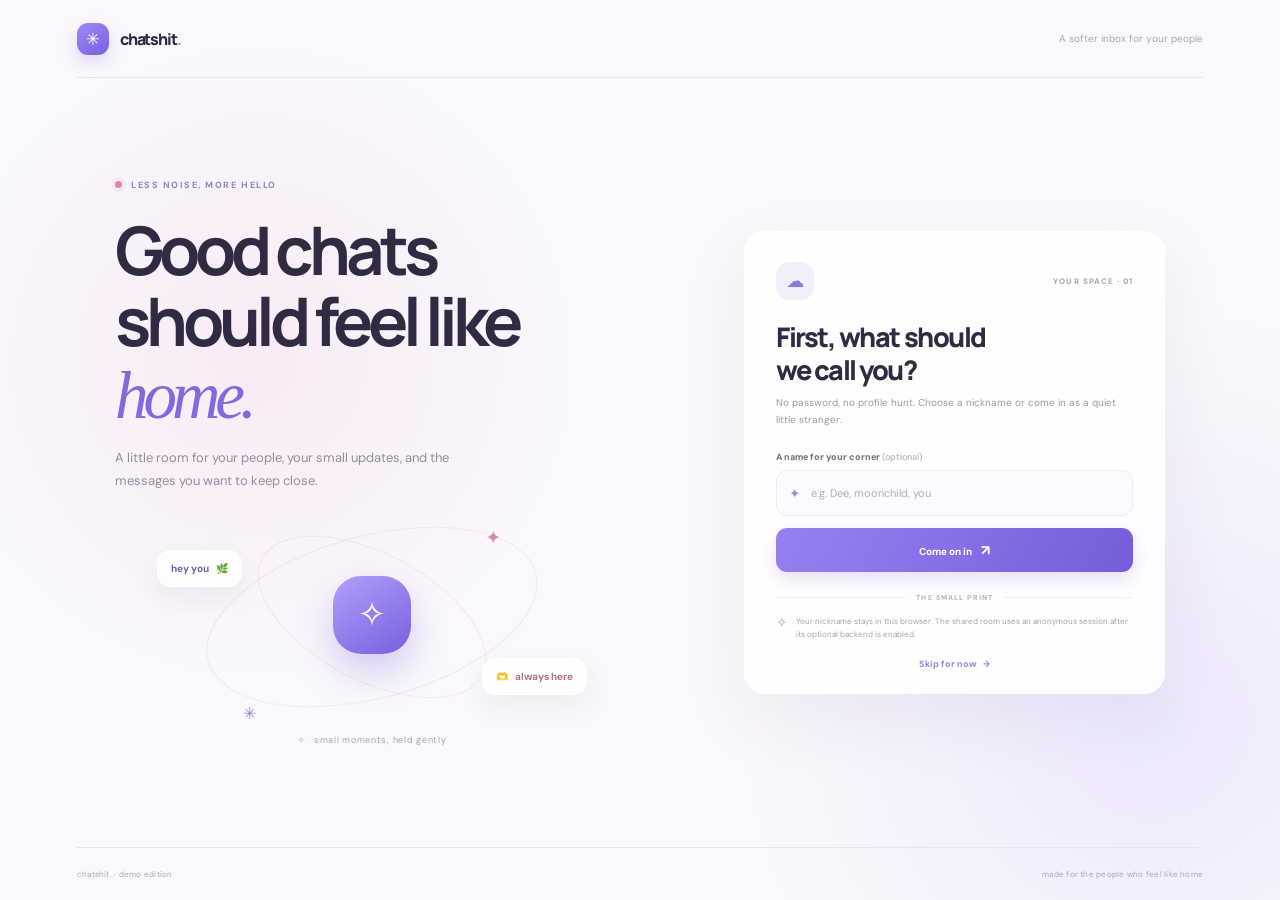
<file: identity.html>
<!doctype html>
<html lang="en">
<head>
  <meta charset="UTF-8">
  <meta name="viewport" content="width=device-width, initial-scale=1">
  <meta name="theme-color" id="appThemeColor" content="#f7f5fb">
  <title>Welcome to chatshit.</title>
  <link rel="preconnect" href="https://fonts.googleapis.com">
  <link rel="preconnect" href="https://fonts.gstatic.com" crossorigin>
  <link href="https://fonts.googleapis.com/css2?family=DM+Sans:wght@400;500;600;700&family=Manrope:wght@400;500;600;700;800&display=swap" rel="stylesheet">
  <link rel="stylesheet" href="css/identity.css">
</head>
<body class="identity-page">
  <script src="js/theme.js"></script>
  <header class="identity-nav"><a href="index.html" class="identity-brand"><span class="identity-brand-icon">✳</span>chatshit<span>.</span></a><span class="identity-nav-note">A softer inbox for your people</span></header>
  <main class="identity-layout">
    <section class="identity-story">
      <div class="identity-label"><span></span> LESS NOISE, MORE HELLO</div>
      <h1>Good chats<br>should feel like <em>home.</em></h1>
      <p>A little room for your people, your small updates, and the messages you want to keep close.</p>
      <div class="identity-art" aria-hidden="true">
        <div class="art-orbit orbit-a"></div><div class="art-orbit orbit-b"></div>
        <div class="art-bubble bubble-one">hey you <span>🌿</span></div>
        <div class="art-bubble bubble-two"><span>🫶</span> always here</div>
        <div class="art-center">✧</div><div class="art-star star-a">✦</div><div class="art-star star-b">✳</div>
      </div>
      <div class="identity-caption"><span>✧</span> small moments, held gently</div>
    </section>
    <section class="identity-card">
      <div class="identity-card-top"><span class="identity-card-mark">☁</span><span class="identity-step">YOUR SPACE · 01</span></div>
      <h2>First, what should<br>we call you?</h2>
      <p class="identity-helper">No password, no profile hunt. Choose a nickname or come in as a quiet little stranger.</p>
      <form id="identityForm">
        <label for="nickname">A name for your corner <span>(optional)</span></label>
        <div class="identity-input-wrap"><span class="name-spark">✦</span><input id="nickname" name="nickname" maxlength="28" placeholder="e.g. Dee, moonchild, you" autocomplete="nickname"></div>
        <button class="identity-submit" type="submit">Come on in <span>↗</span></button>
      </form>
      <div class="identity-separator"><span>THE SMALL PRINT</span></div>
      <div class="identity-footnote"><span>✧</span><p>Your nickname stays in this browser. The shared room uses an anonymous session after its optional backend is enabled.</p></div>
      <a href="index.html" class="skip-identity">Skip for now <span>→</span></a>
    </section>
  </main>
  <footer class="identity-footer"><span>chatshit. · demo edition</span><span>made for the people who feel like home</span></footer>
  <script src="js/identity.js"></script>
  <script>
    document.getElementById("identityForm").addEventListener("submit", function(event) {
      event.preventDefault();
      const nickname = document.getElementById("nickname").value.trim();
      window.ChatshitIdentity.create(nickname);
      window.location.href = "index.html";
    });
    const saved = window.ChatshitIdentity.get();
    if (saved && saved.nickname) document.getElementById("nickname").value = saved.nickname;
  </script>
</body>
</html>
</file>
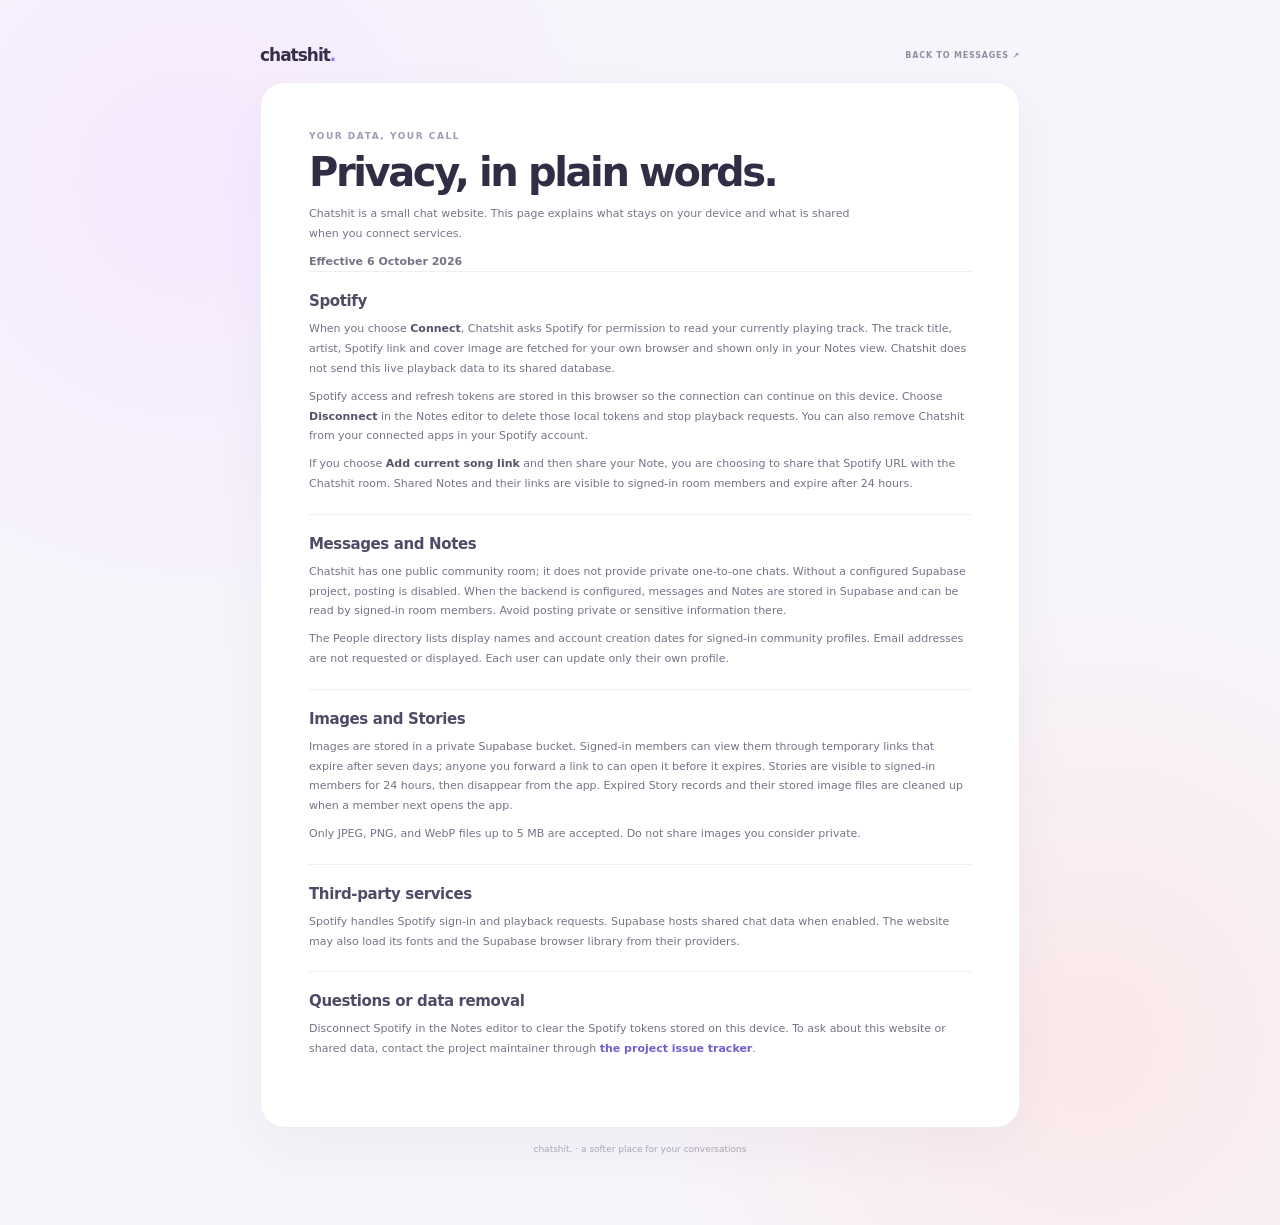
<file: privacy.html>
<!doctype html>
<html lang="en">
<head>
  <meta charset="UTF-8">
  <meta name="viewport" content="width=device-width, initial-scale=1">
  <meta name="theme-color" id="appThemeColor" content="#f7f5fb">
  <title>Privacy · Chatshit</title>
  <link rel="icon" href="assets/chatshit-mark.svg" type="image/svg+xml">
  <link rel="stylesheet" href="css/base.css">
  <link rel="stylesheet" href="css/privacy.css">
</head>
<body>
  <script src="js/theme.js"></script>
  <main class="privacy-shell">
    <a class="privacy-wordmark" href="index.html"><span>chatshit<span>.</span></span><small>BACK TO MESSAGES ↗</small></a>
    <article class="privacy-card">
      <div class="overline">YOUR DATA, YOUR CALL</div>
      <h1>Privacy, in plain words.</h1>
      <p class="privacy-lead">Chatshit is a small chat website. This page explains what stays on your device and what is shared when you connect services.</p>
      <p class="privacy-updated">Effective 6 October 2026</p>

      <section>
        <h2>Spotify</h2>
        <p>When you choose <strong>Connect</strong>, Chatshit asks Spotify for permission to read your currently playing track. The track title, artist, Spotify link and cover image are fetched for your own browser and shown only in your Notes view. Chatshit does not send this live playback data to its shared database.</p>
        <p>Spotify access and refresh tokens are stored in this browser so the connection can continue on this device. Choose <strong>Disconnect</strong> in the Notes editor to delete those local tokens and stop playback requests. You can also remove Chatshit from your connected apps in your Spotify account.</p>
        <p>If you choose <strong>Add current song link</strong> and then share your Note, you are choosing to share that Spotify URL with the Chatshit room. Shared Notes and their links are visible to signed-in room members and expire after 24 hours.</p>
      </section>

      <section>
        <h2>Messages and Notes</h2>
        <p>Chatshit has one public community room; it does not provide private one-to-one chats. Without a configured Supabase project, posting is disabled. When the backend is configured, messages and Notes are stored in Supabase and can be read by signed-in room members. Avoid posting private or sensitive information there.</p>
        <p>The People directory lists display names and account creation dates for signed-in community profiles. Email addresses are not requested or displayed. Each user can update only their own profile.</p>
      </section>

      <section>
        <h2>Images and Stories</h2>
        <p>Images are stored in a private Supabase bucket. Signed-in members can view them through temporary links that expire after seven days; anyone you forward a link to can open it before it expires. Stories are visible to signed-in members for 24 hours, then disappear from the app. Expired Story records and their stored image files are cleaned up when a member next opens the app.</p>
        <p>Only JPEG, PNG, and WebP files up to 5 MB are accepted. Do not share images you consider private.</p>
      </section>

      <section>
        <h2>Third-party services</h2>
        <p>Spotify handles Spotify sign-in and playback requests. Supabase hosts shared chat data when enabled. The website may also load its fonts and the Supabase browser library from their providers.</p>
      </section>

      <section>
        <h2>Questions or data removal</h2>
        <p>Disconnect Spotify in the Notes editor to clear the Spotify tokens stored on this device. To ask about this website or shared data, contact the project maintainer through <a href="https://github.com/Damndeepak/chatshit-/issues" target="_blank" rel="noopener noreferrer">the project issue tracker</a>.</p>
      </section>
    </article>
    <footer>chatshit. · a softer place for your conversations</footer>
  </main>
</body>
</html>
</file>
<file: css/identity.css>
:root{--ink:#302b42;--muted:#928da2;--purple:#7861dc;--lavender:#eee9fa;--sans:"DM Sans",Inter,ui-sans-serif,system-ui,sans-serif;--display:"Manrope","DM Sans",ui-sans-serif,system-ui,sans-serif}
*{box-sizing:border-box}
html,body{min-height:100%;margin:0}
body.identity-page{min-height:100vh;padding:0 6vw;color:var(--ink);font-family:var(--sans);background:radial-gradient(circle at 20% 40%,#f9eaf5 0,transparent 27%),radial-gradient(circle at 90% 80%,#eee8fc 0,transparent 30%),#faf8fc;display:flex;flex-direction:column}
.identity-nav{height:78px;display:flex;align-items:center;justify-content:space-between;border-bottom:1px solid #e9e5ef;flex:none}
.identity-brand{display:flex;align-items:center;gap:8px;color:var(--ink);text-decoration:none;font:800 16px var(--display);letter-spacing:-.07em}
.identity-brand>span:last-child{color:#d98aaa;margin-left:-8px}
.identity-brand-icon{width:32px;height:32px;border-radius:11px;background:linear-gradient(145deg,#a18af4,#765fe0);color:white;display:grid;place-items:center;font-size:17px;letter-spacing:0;margin-right:3px;box-shadow:0 7px 15px #8065df38}
.identity-nav-note{font-size:10px;color:#aaa5b4}
.identity-layout{width:min(1050px,100%);margin:auto;display:grid;grid-template-columns:1.1fr .9fr;align-items:center;gap:clamp(45px,9vw,120px);padding:48px 0}
.identity-story{position:relative;min-width:0}
.identity-label{display:flex;align-items:center;gap:9px;color:#9389b3;font-size:9px;font-weight:800;letter-spacing:.17em}
.identity-label span{width:7px;height:7px;border-radius:50%;background:#d889ac;box-shadow:0 0 0 4px #d889ac1e}
.identity-story h1{font:700 clamp(41px,5.6vw,67px)/1.07 var(--display);letter-spacing:-.075em;margin:23px 0 15px}
.identity-story h1 em{font-family:Georgia,serif;font-weight:400;color:#806add}
.identity-story>p{max-width:390px;margin:0;color:#928da2;font-size:13px;line-height:1.75}
.identity-art{position:relative;width:min(430px,100%);height:230px;margin:12px auto 0}
.art-orbit{position:absolute;border:1px solid #c8bce943;border-radius:50%;left:50%;top:49%;transform:translate(-50%,-50%) rotate(-15deg)}
.orbit-a{width:340px;height:163px}.orbit-b{width:250px;height:127px;transform:translate(-50%,-50%) rotate(28deg);border-color:#dfb4c03e}
.art-center{position:absolute;left:50%;top:48%;transform:translate(-50%,-50%);width:78px;height:78px;border-radius:28px;display:grid;place-items:center;color:#fff;font-size:34px;background:linear-gradient(145deg,#b3a0f8,#785ee0);box-shadow:0 17px 37px #8168db51;animation:floaty 4s ease-in-out infinite}
.art-bubble{position:absolute;border:1px solid #ffffffd9;background:#ffffffcb;backdrop-filter:blur(9px);border-radius:14px;padding:11px 13px;font-size:10px;font-weight:700;box-shadow:0 11px 27px #49345f12;animation:floaty 4.5s ease-in-out infinite}
.bubble-one{left:0;top:46px;color:#6e60a3}.bubble-one span{margin-left:5px}
.bubble-two{right:0;bottom:39px;color:#aa7185;animation-delay:-1.2s}.bubble-two span{margin-right:5px}
.art-star{position:absolute;color:#d38dae}.star-a{right:20%;top:21px;font-size:19px}.star-b{left:20%;bottom:10px;font-size:16px;color:#9984dc}
.identity-caption{display:flex;align-items:center;justify-content:center;gap:8px;color:#a6a0b1;font-size:9px;letter-spacing:.08em}.identity-caption span{color:#aa94e9}
.identity-card{border:1px solid #ffffff;background:#ffffffde;backdrop-filter:blur(16px);border-radius:21px;padding:30px 31px 23px;box-shadow:0 25px 70px #3e2e6410}
.identity-card-top{display:flex;justify-content:space-between;align-items:center}
.identity-card-mark{width:38px;height:38px;border-radius:13px;background:#f2effb;color:#8b79dc;display:grid;place-items:center;font-size:18px}
.identity-step{color:#aaa5b5;font-size:8px;font-weight:800;letter-spacing:.13em}
.identity-card h2{font:800 27px/1.2 var(--display);letter-spacing:-.055em;margin:21px 0 8px}
.identity-helper{color:#9b96a7;font-size:10px;line-height:1.7;margin:0 0 23px}
.identity-card form label{display:block;color:#726d81;font-size:9px;font-weight:750;margin-bottom:7px}
.identity-card form label span{color:#b6b1bf;font-weight:500}
.identity-input-wrap{height:46px;border:1px solid #ece9f1;border-radius:11px;background:#fbfafe;display:flex;align-items:center;gap:9px;padding:0 12px;transition:border .2s,box-shadow .2s,background .2s}
.identity-input-wrap:focus-within{border-color:#c8baf8;background:#fff;box-shadow:0 0 0 4px #f2efff}
.name-spark{font-size:13px;color:#9a88de}
.identity-input-wrap input{width:100%;border:0;outline:0;background:transparent;color:var(--ink);font:11px var(--sans)}
.identity-input-wrap input::placeholder{color:#b2adba}
.identity-submit{width:100%;height:44px;margin-top:12px;border:0;border-radius:11px;background:linear-gradient(120deg,#9980f1,#755ddb);color:white;font:750 10px var(--sans);cursor:pointer;box-shadow:0 8px 17px #8268dd30;transition:transform .2s,box-shadow .2s}
.identity-submit:hover{transform:translateY(-2px);box-shadow:0 12px 22px #8268dd42}.identity-submit span{margin-left:7px;font-size:14px}
.identity-separator{display:flex;align-items:center;gap:10px;margin:21px 0 12px;color:#b5b0bd;font-size:7px;font-weight:800;letter-spacing:.16em}
.identity-separator:before,.identity-separator:after{content:"";height:1px;background:#f0edf3;flex:1}
.identity-footnote{display:flex;gap:9px;align-items:flex-start;color:#9d96b1}
.identity-footnote>span{font-size:13px}
.identity-footnote p{margin:1px 0 0;color:#a5a1ae;font-size:8px;line-height:1.6}
.skip-identity{display:block;width:max-content;margin:17px auto 0;color:#9684d8;text-decoration:none;font-size:9px;font-weight:700}
.skip-identity:hover{color:#5e49bc}.skip-identity span{margin-left:4px}
.identity-footer{min-height:53px;border-top:1px solid #e9e5ef;display:flex;align-items:center;justify-content:space-between;color:#aaa5b2;font-size:8px;letter-spacing:.03em}
body.dark.identity-page{color-scheme:dark;color:#eeeaf6;background:radial-gradient(circle at 20% 40%,#382b3b 0,transparent 29%),radial-gradient(circle at 90% 80%,#302b47 0,transparent 32%),#211e2b}
body.dark .identity-nav,body.dark .identity-footer{border-color:#393447}
body.dark .identity-brand{color:#eeeaf6}
body.dark .identity-nav-note,body.dark .identity-story>p,body.dark .identity-footer{color:#a59eb5}
body.dark .identity-label{color:#b5a9d6}
body.dark .identity-story h1{color:#f1edf8}
body.dark .art-bubble{background:#302d3de8;border-color:#494255;color:#d8d0e9;box-shadow:0 11px 27px #09080d35}
body.dark .identity-caption{color:#aaa3b8}
body.dark .identity-card{background:#302d3deb;border-color:#403b50;box-shadow:0 25px 70px #09080d50}
body.dark .identity-step,body.dark .identity-helper{color:#aaa4b9}
body.dark .identity-card-mark{background:#403953;color:#c4b8f5}
body.dark .identity-card form label{color:#d2ccdf}
body.dark .identity-input-wrap{background:#272431;border-color:#484256}
body.dark .identity-input-wrap:focus-within{background:#292634;border-color:#8d79d6;box-shadow:0 0 0 4px #8069da28}
body.dark .identity-input-wrap input{color:#f1edf8}
body.dark .identity-input-wrap input::placeholder{color:#8f899d}
body.dark .identity-separator{color:#8f899d}
body.dark .identity-separator:before,body.dark .identity-separator:after{background:#494355}
body.dark .identity-footnote p{color:#a7a0b4}
body.dark .skip-identity{color:#b7a7f5}
@keyframes floaty{0%,100%{translate:0 0}50%{translate:0 -7px}}
@media(max-width:760px){
  body.identity-page{padding:0 22px}
  .identity-nav{height:64px}.identity-nav-note{font-size:8px}
  .identity-layout{grid-template-columns:1fr;gap:12px;padding:28px 0 34px}
  .identity-story h1{font-size:43px;margin:17px 0 10px}
  .identity-story>p{font-size:11px;max-width:360px}
  .identity-art{height:155px;margin-top:0;width:min(360px,100%)}
  .orbit-a{width:280px;height:128px}.orbit-b{width:205px;height:98px}
  .art-center{width:61px;height:61px;border-radius:22px;font-size:26px}
  .art-bubble{font-size:8px;padding:8px 10px}.bubble-one{top:26px}.bubble-two{bottom:17px}
  .identity-card{padding:22px 21px 19px}
  .identity-card h2{font-size:24px;margin-top:16px}
  .identity-helper{font-size:9px;margin-bottom:17px}
  .identity-footer{font-size:7px;gap:15px}
}
@media(prefers-reduced-motion:reduce){*,*:before,*:after{animation-duration:.01ms!important;transition-duration:.01ms!important}}
</file>
<file: css/base.css>
:root{
  color-scheme:light;
  --ink:#27243b;--muted:#8d8aa0;--soft:#aaa7b7;--line:#eeecf2;--canvas:#f5f2fa;--paper:#fff;
  --lilac:#eee9ff;--lilac-strong:#765de2;--lilac-deep:#5e47c8;--peach:#ffeadf;--mint:#e5f4eb;
  --green:#3c9c75;--pink:#fa92b2;--shadow:0 26px 80px rgba(55,39,96,.12);--radius:22px;
  --sans:"DM Sans",Inter,ui-sans-serif,system-ui,-apple-system,"Segoe UI",sans-serif;
  --display:"Manrope","DM Sans",ui-sans-serif,system-ui,sans-serif;
}
*{box-sizing:border-box}
html{min-width:320px;background:var(--canvas)}
body{min-width:320px;min-height:100vh;margin:0;padding:20px;color:var(--ink);font-family:var(--sans);font-size:14px;background:radial-gradient(circle at 15% 15%,#f6e9ff 0,transparent 31%),radial-gradient(circle at 85% 85%,#fbe8e9 0,transparent 30%),#f7f5fb}
button,input,textarea{font:inherit}
button{color:inherit}
button:focus-visible,input:focus-visible,textarea:focus-visible{outline:3px solid #b6a8ff;outline-offset:2px}
button:disabled{opacity:.45;cursor:not-allowed}
.svg-library{position:absolute;width:0;height:0;overflow:hidden}
.icon{width:20px;height:20px;fill:none;stroke:currentColor;stroke-width:1.7;stroke-linecap:round;stroke-linejoin:round;display:block}
.icon.small{width:16px;height:16px}
[hidden]{display:none!important}
.app-shell{width:min(1500px,100%);height:min(940px,calc(100vh - 40px));min-height:620px;margin:0 auto;display:grid;grid-template-columns:82px 338px minmax(340px,1fr) 278px;overflow:hidden;background:var(--paper);border:1px solid rgba(255,255,255,.85);border-radius:var(--radius);box-shadow:var(--shadow);position:relative}
.overline{color:#a19bb5;font-size:9px;font-weight:800;letter-spacing:.17em}
.text-button{border:0;background:transparent;color:var(--lilac-deep);font-size:11px;font-weight:700;cursor:pointer;padding:4px 0}
.text-button:hover{color:#4131a4}
.icon-button{width:38px;height:38px;border:1px solid transparent;border-radius:12px;background:transparent;color:#827e97;display:grid;place-items:center;cursor:pointer;transition:background .2s,border-color .2s,transform .2s,color .2s}
.icon-button:hover{background:#f3f0fa;border-color:#e9e5f2;color:var(--lilac-deep);transform:translateY(-1px)}
.icon-button .icon{width:18px;height:18px}
.icon-button.mini{width:29px;height:29px;border-color:var(--line);border-radius:9px}
.icon-button.mini .icon{width:14px;height:14px}
.avatar{width:42px;height:42px;flex:none;border-radius:50%;display:grid;place-items:center;font-family:var(--display);font-size:14px;font-weight:800;color:#fff;position:relative;box-shadow:inset 0 0 0 1px #ffffff54;letter-spacing:-.04em}
.avatar:after{content:"";position:absolute;inset:0;border-radius:50%;border:1px solid #ffffff35;pointer-events:none}
.avatar-violet{background:linear-gradient(145deg,#b5a0ff,#715de1)}.avatar-peach{background:linear-gradient(145deg,#ffc3a4,#e98679)}
.avatar-mint{background:linear-gradient(145deg,#b5e9cf,#49a886)}.avatar-blue{background:linear-gradient(145deg,#a4d9fa,#4d91d9)}
.avatar-rose{background:linear-gradient(145deg,#ffb7d0,#de6d9a)}.avatar-gold{background:linear-gradient(145deg,#ffe39f,#e4a740)}
.avatar-cyan{background:linear-gradient(145deg,#a7ecec,#49aaa9)}.avatar-me{background:linear-gradient(145deg,#f4b0cf,#a57ceb)}
.avatar-large{width:78px;height:78px;font-size:25px}
.online-dot{position:absolute;width:11px;height:11px;border:2px solid var(--paper);border-radius:50%;background:#58c48c;right:0;bottom:0}
.status-orb{display:inline-block;width:7px;height:7px;border-radius:50%;background:#62c592;box-shadow:0 0 0 3px #62c59220;flex:none}
.heading-spark{font-size:15px;color:#e88bab;vertical-align:top;margin-left:4px}
.sr-only{position:absolute;width:1px;height:1px;padding:0;margin:-1px;overflow:hidden;clip:rect(0,0,0,0);white-space:nowrap;border:0}
</file>
<file: css/privacy.css>
.privacy-shell{width:min(760px,calc(100% - 32px));margin:0 auto;padding:25px 0 35px}
.privacy-wordmark{display:flex;align-items:center;justify-content:space-between;margin-bottom:17px;text-decoration:none;color:#333047}
.privacy-wordmark>span{font:800 17px var(--display);letter-spacing:-.06em}.privacy-wordmark>span span{color:#9078ed}
.privacy-wordmark small{color:#928ca2;font-size:8px;font-weight:800;letter-spacing:.1em}
.privacy-card{padding:clamp(22px,5vw,48px);border:1px solid #efedf3;border-radius:24px;background:#fff;box-shadow:0 20px 60px #392b550b}
.privacy-card h1{margin:9px 0 10px;font:800 clamp(26px,5vw,40px)/1.1 var(--display);letter-spacing:-.06em;color:#302d44}
.privacy-lead{max-width:560px;color:#858092;font-size:13px;line-height:1.75}
.privacy-updated{margin:17px 0 26px;color:#aaa5b3;font-size:9px;font-weight:700}
.privacy-card section{padding:20px 0;border-top:1px solid #f0edf4}
.privacy-card h2{margin:0 0 9px;color:#514a67;font:750 15px var(--display);letter-spacing:-.025em}
.privacy-card p{margin:8px 0 0;color:#777286;font-size:11px;line-height:1.8}
.privacy-card strong{color:#58516c}.privacy-card a{color:#715ed1;font-weight:700;text-decoration:none}.privacy-card a:hover{text-decoration:underline}
.privacy-shell footer{padding:16px 0;color:#aaa5b3;font-size:9px;text-align:center}
body.dark{color-scheme:dark;color:#eeeaf6;background:radial-gradient(circle at 15% 15%,#373047 0,transparent 33%),radial-gradient(circle at 85% 85%,#342833 0,transparent 30%),#211e2b}
body.dark .privacy-wordmark{color:#eeeaf6}body.dark .privacy-card{background:#302d3d;border-color:#403b50}
body.dark .privacy-card h1{color:#f0edf7}body.dark .privacy-card h2,body.dark .privacy-card strong{color:#d2c9ed}
body.dark .privacy-card p{color:#bbb5c7}body.dark .privacy-updated,body.dark .privacy-shell footer{color:#938ca2}
</file>
